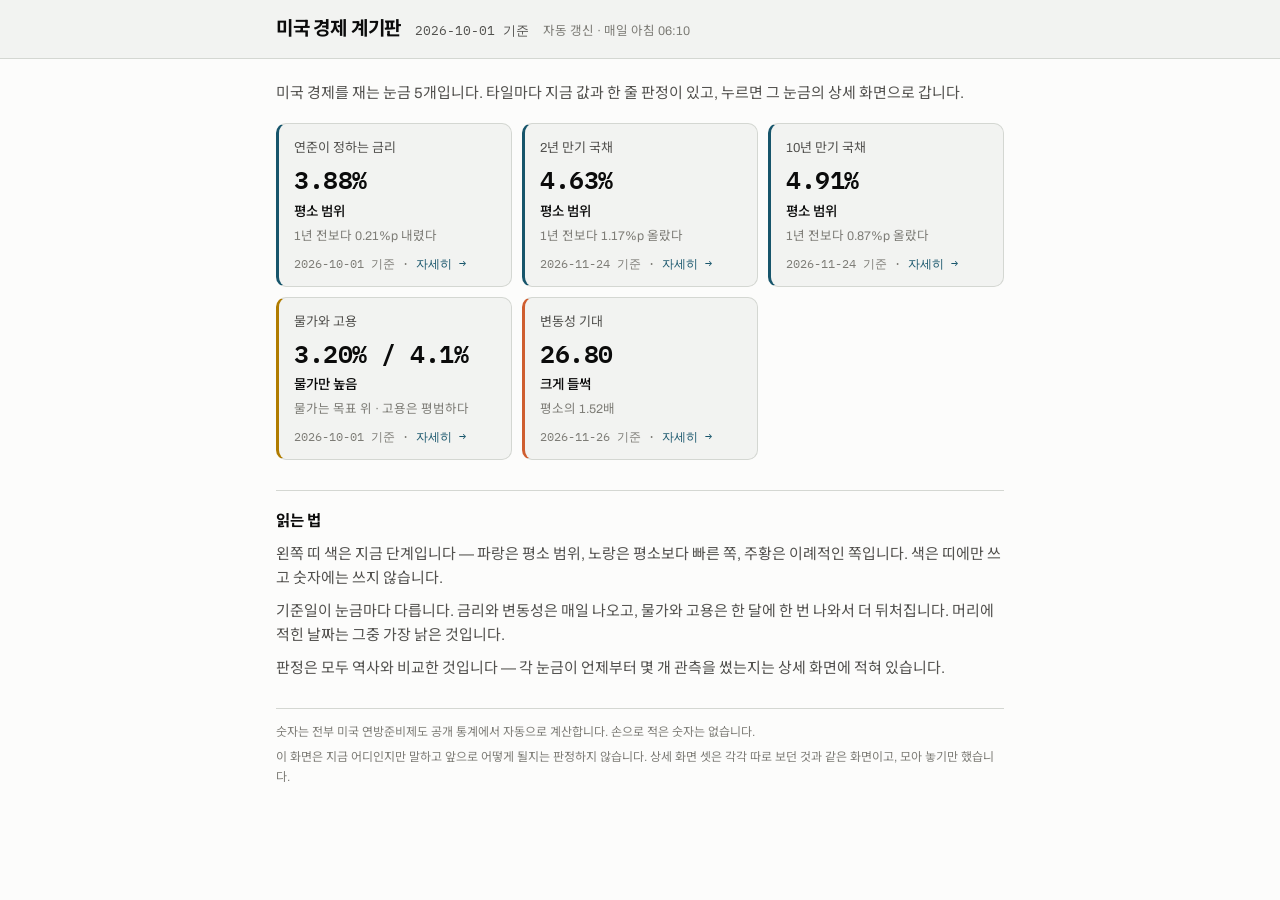
<file: index.html>
<!doctype html>
<html lang="ko">
<meta charset="utf-8">
<meta name="viewport" content="width=device-width, initial-scale=1">
<title>CashTiger 계기판</title>
<link rel="preconnect" href="https://fonts.googleapis.com">
<link rel="preconnect" href="https://fonts.gstatic.com" crossorigin>
<link rel="stylesheet" href="https://fonts.googleapis.com/css2?family=Archivo:wght@500;600;700&family=IBM+Plex+Mono:wght@400;500;600&family=Noto+Sans+KR:wght@400;500;700&display=swap">

<link rel="stylesheet" href="all.css">

<header class="top">
  <div class="top-in">
    <h1>미국 경제 계기판</h1>
    <span class="asof num" id="asof"></span>
    <!-- ⛔신선도는 글로 박지 않는다 — 발행본은 스냅샷이고 로컬판은 매일 갱신된다.
         파생물(all-data.js)의 FRESH 가 들고 온다. -->
    <span class="snapshot" id="fresh"></span>
  </div>
</header>

<div class="wrap">

  <p class="lede" id="lede"></p>

  <div class="tiles" id="tiles"></div>

  <section class="read">
    <h2 id="readTitle"></h2>
    <p id="read1"></p>
    <p id="read2"></p>
    <p id="read3"></p>
  </section>

  <footer class="foot">
    <p id="foot1"></p>
    <p id="foot2"></p>
  </footer>

</div>

<script src="all-data.js"></script>
<script src="all-view.js"></script>
</file>
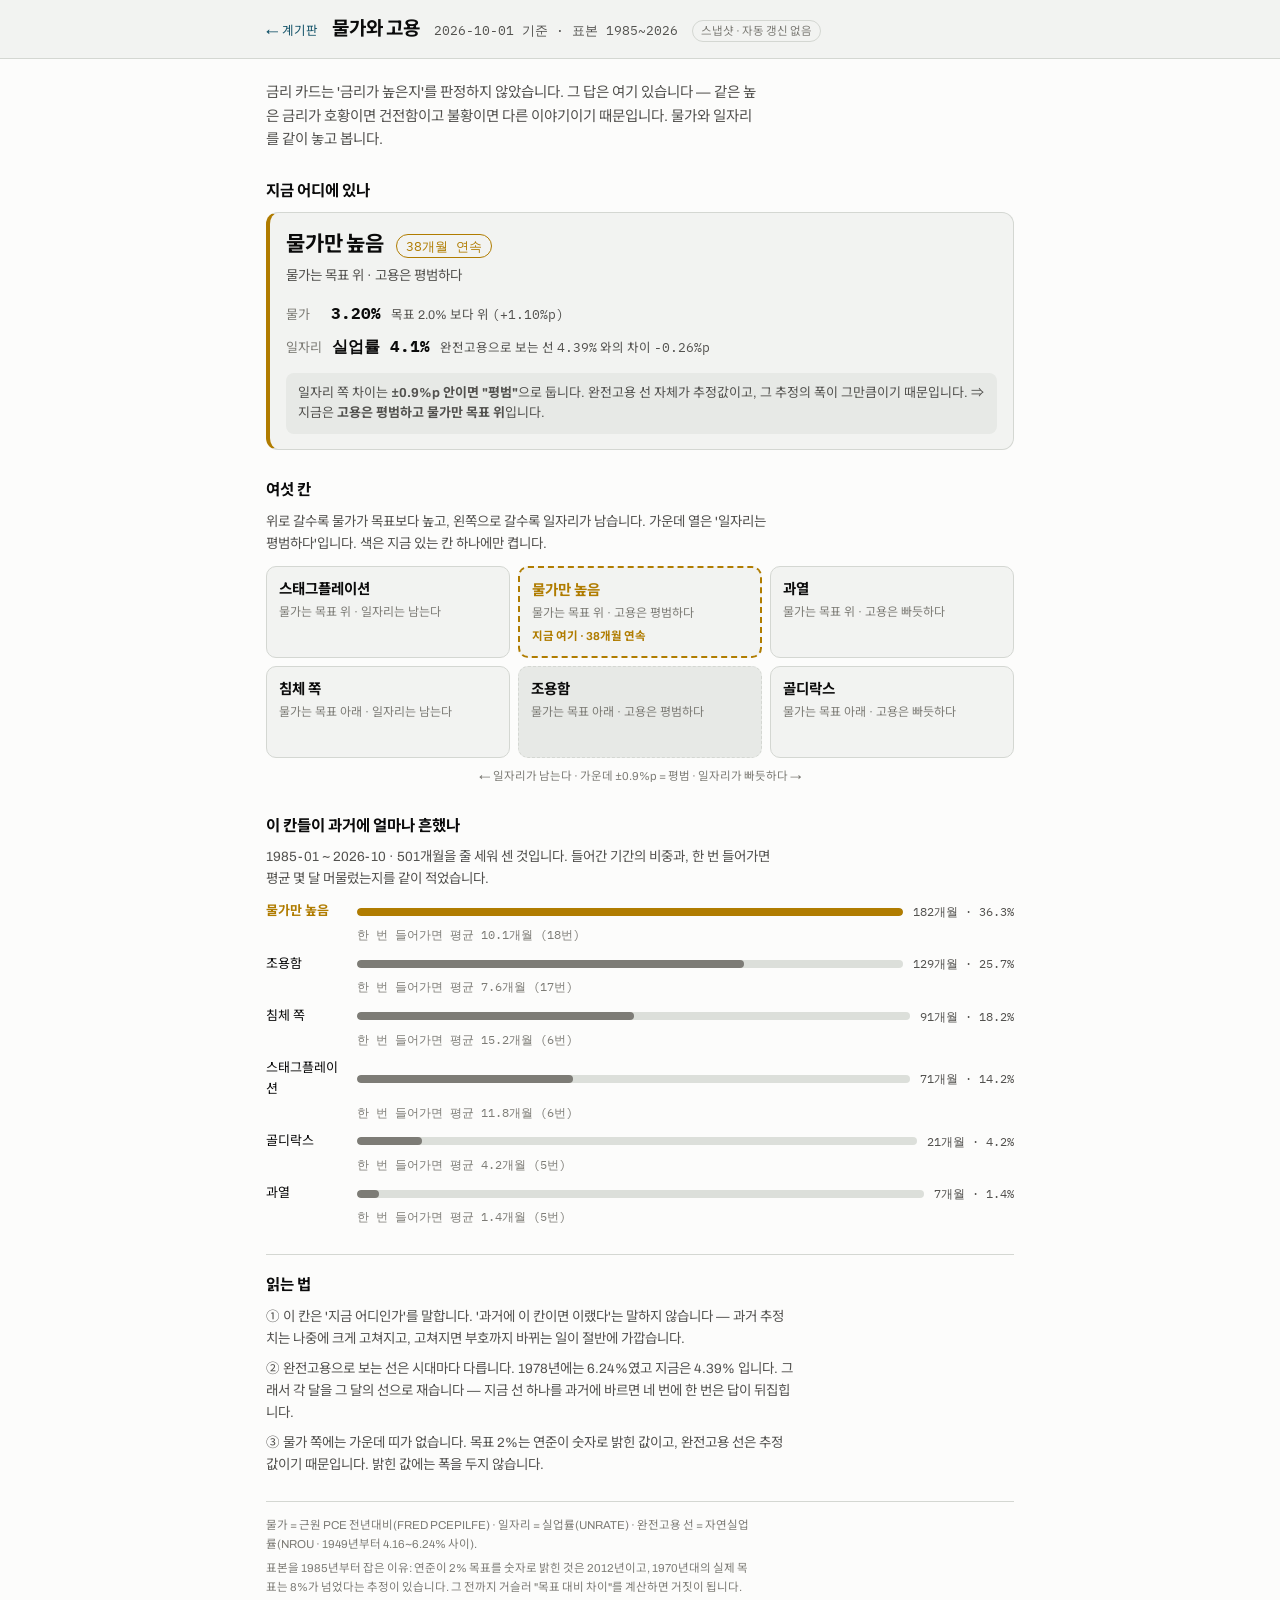
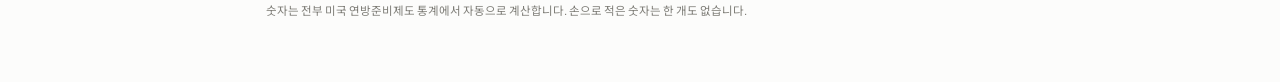
<file: b9.html>
<!doctype html>
<html lang="ko">
<meta charset="utf-8">
<meta name="viewport" content="width=device-width, initial-scale=1">
<title>물가와 고용</title>
<link rel="preconnect" href="https://fonts.googleapis.com">
<link rel="preconnect" href="https://fonts.gstatic.com" crossorigin>
<link rel="stylesheet" href="https://fonts.googleapis.com/css2?family=Archivo:wght@500;600;700&family=IBM+Plex+Mono:wght@400;500;600&family=Noto+Sans+KR:wght@400;500;700&display=swap">

<link rel="stylesheet" href="b9.css">

<header class="top">
  <div class="top-in">
    <a href="index.html" style="color:var(--accent);text-decoration:none;font-size:12.5px">← 계기판</a>
    <h1>물가와 고용</h1>
    <span class="asof num" id="asof"></span>
    <span class="snapshot">스냅샷 · 자동 갱신 없음</span>
  </div>
</header>

<div class="wrap">

  <p class="lede" id="lede"></p>

  <section class="now">
    <h2 id="nowTitle"></h2>
    <div class="now-box" id="nowBox"></div>
  </section>

  <section>
    <h2 id="gridTitle"></h2>
    <p class="sub" id="gridNote"></p>
    <div class="grid" id="grid"></div>
    <p class="axis" id="axisNote"></p>
  </section>

  <section>
    <h2 id="histTitle"></h2>
    <p class="sub" id="histNote"></p>
    <div class="hist" id="hist"></div>
  </section>

  <section class="read">
    <h2 id="readTitle"></h2>
    <p id="read1"></p>
    <p id="read2"></p>
    <p id="read3"></p>
  </section>

  <footer class="foot">
    <p id="foot1"></p>
    <p id="foot2"></p>
    <p id="foot3"></p>
  </footer>

</div>

<script src="b9-data.js"></script>
<script src="b9-view.js"></script>
</file>
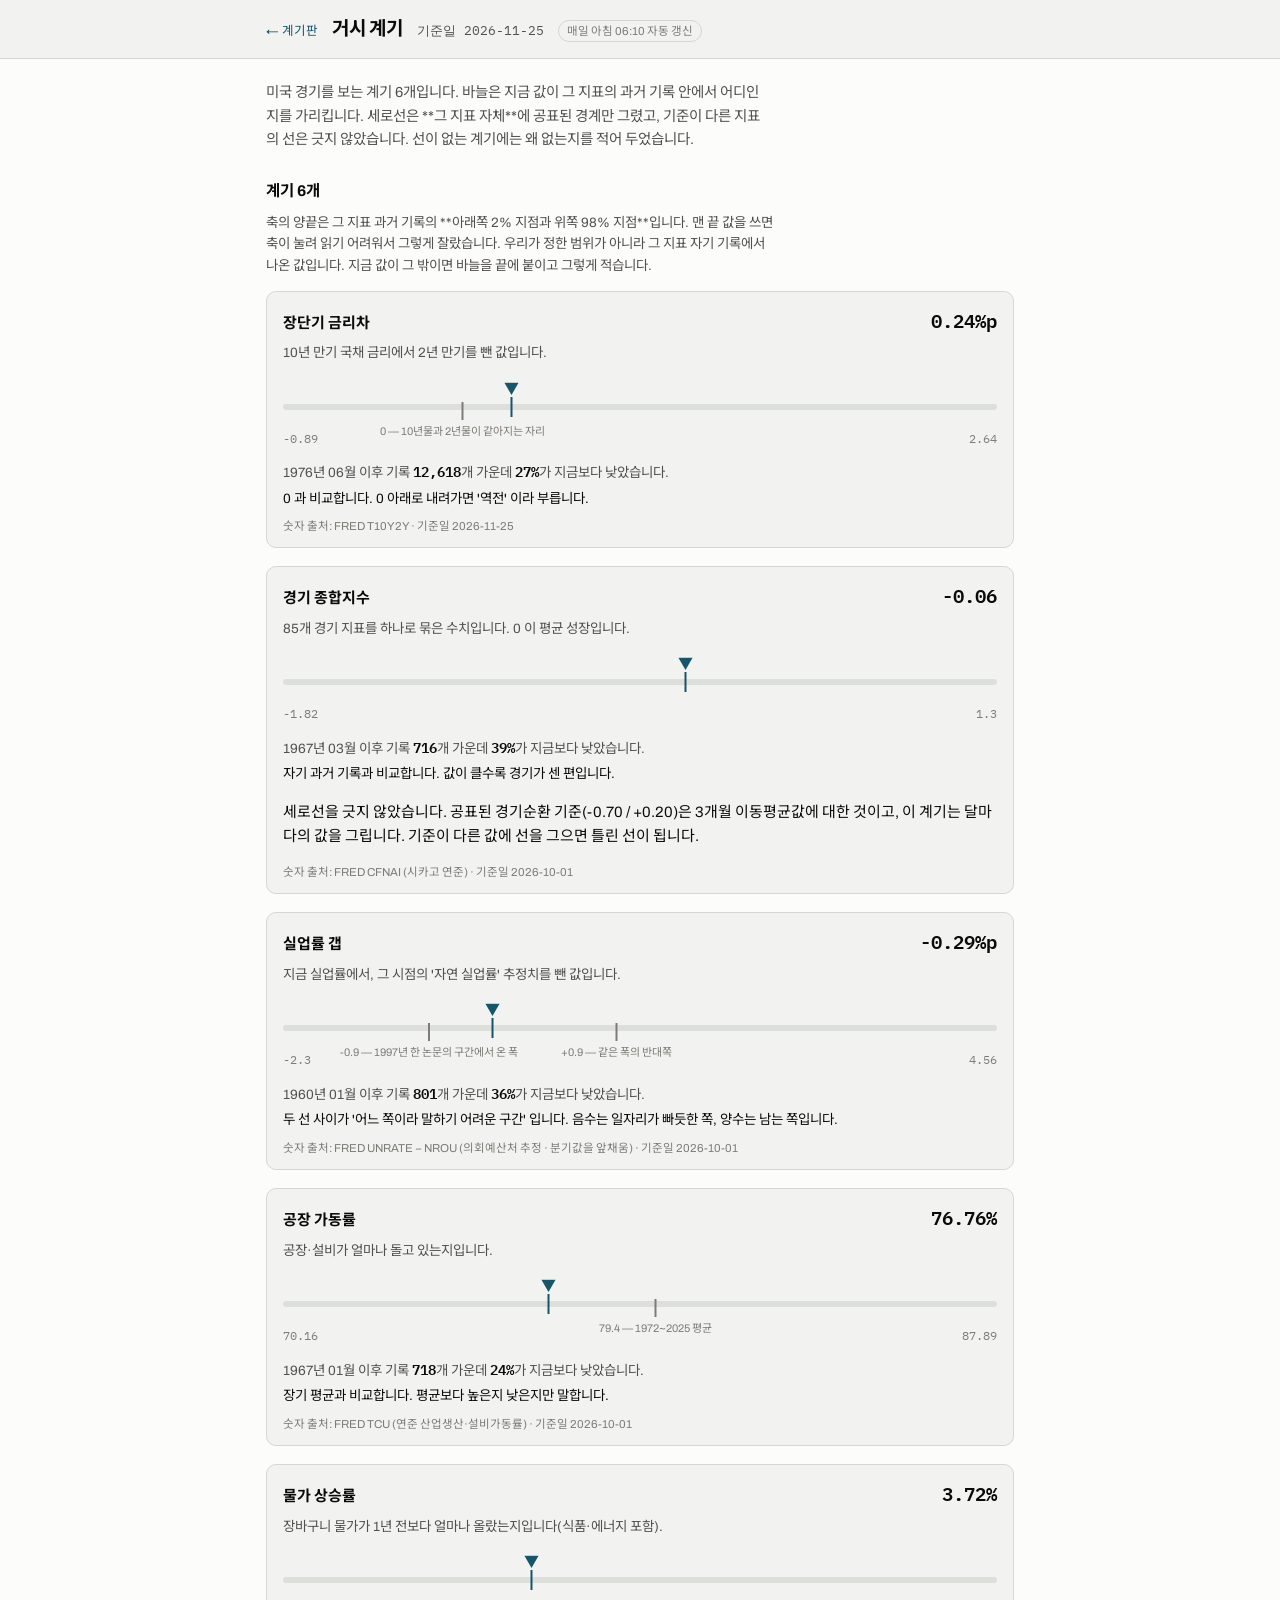
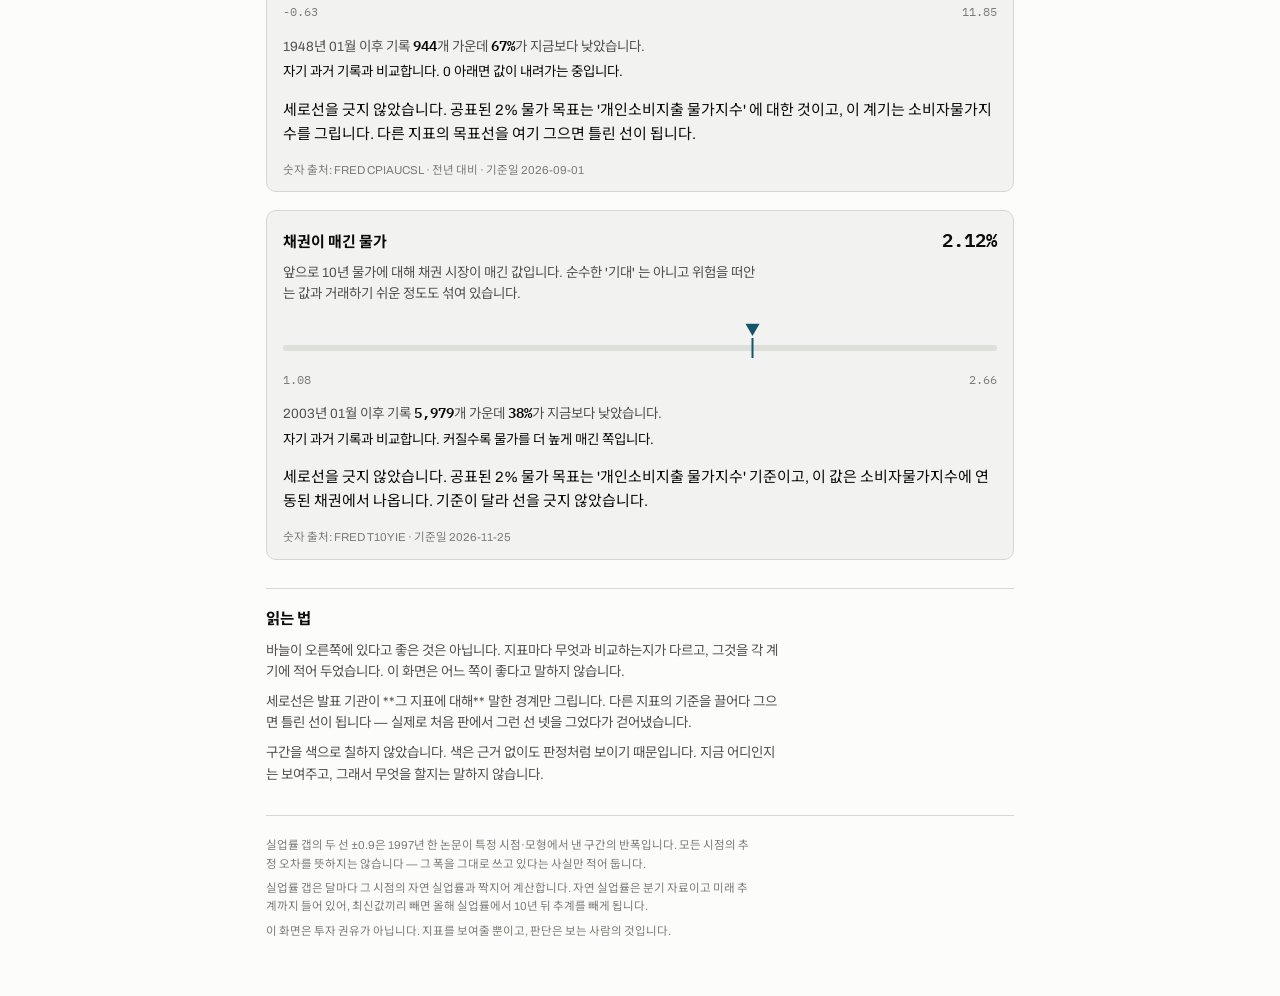
<file: gauge.html>
<!doctype html>
<html lang="ko">
<meta charset="utf-8">
<meta name="viewport" content="width=device-width, initial-scale=1">
<title>거시 계기</title>
<link rel="preconnect" href="https://fonts.googleapis.com">
<link rel="preconnect" href="https://fonts.gstatic.com" crossorigin>
<link rel="stylesheet" href="https://fonts.googleapis.com/css2?family=Archivo:wght@500;600;700&family=IBM+Plex+Mono:wght@400;500;600&family=Noto+Sans+KR:wght@400;500;700&display=swap">

<link rel="stylesheet" href="gauge.css">

<header class="top">
  <div class="top-in">
    <a href="index.html" style="color:var(--accent);text-decoration:none;font-size:12.5px">← 계기판</a>
    <h1>거시 계기</h1>
    <span class="asof num" id="asof"></span>
    <!-- ⛔"스냅샷 · 자동 갱신 없음" 을 쓰지 않는다 — artifact 시절 카드의 문구이고
         이 카드에는 **거짓이다**. 공개 Pages 로 매일 아침 다시 발행된다. -->
    <span class="snapshot" id="fresh"></span>
  </div>
</header>

<div class="wrap">

  <p class="lede" id="lede"></p>

  <section>
    <h2 id="gaugesTitle"></h2>
    <p class="sub" id="gaugesNote"></p>
    <div class="gauges" id="gauges"></div>
  </section>

  <section class="read">
    <h2 id="readTitle"></h2>
    <p id="read1"></p>
    <p id="read2"></p>
    <p id="read3"></p>
  </section>

  <footer class="foot">
    <p id="foot1"></p>
    <p id="foot2"></p>
    <p id="foot3"></p>
  </footer>

</div>

<script src="gauge-data.js"></script>
<script src="gauge-view.js"></script>
</file>
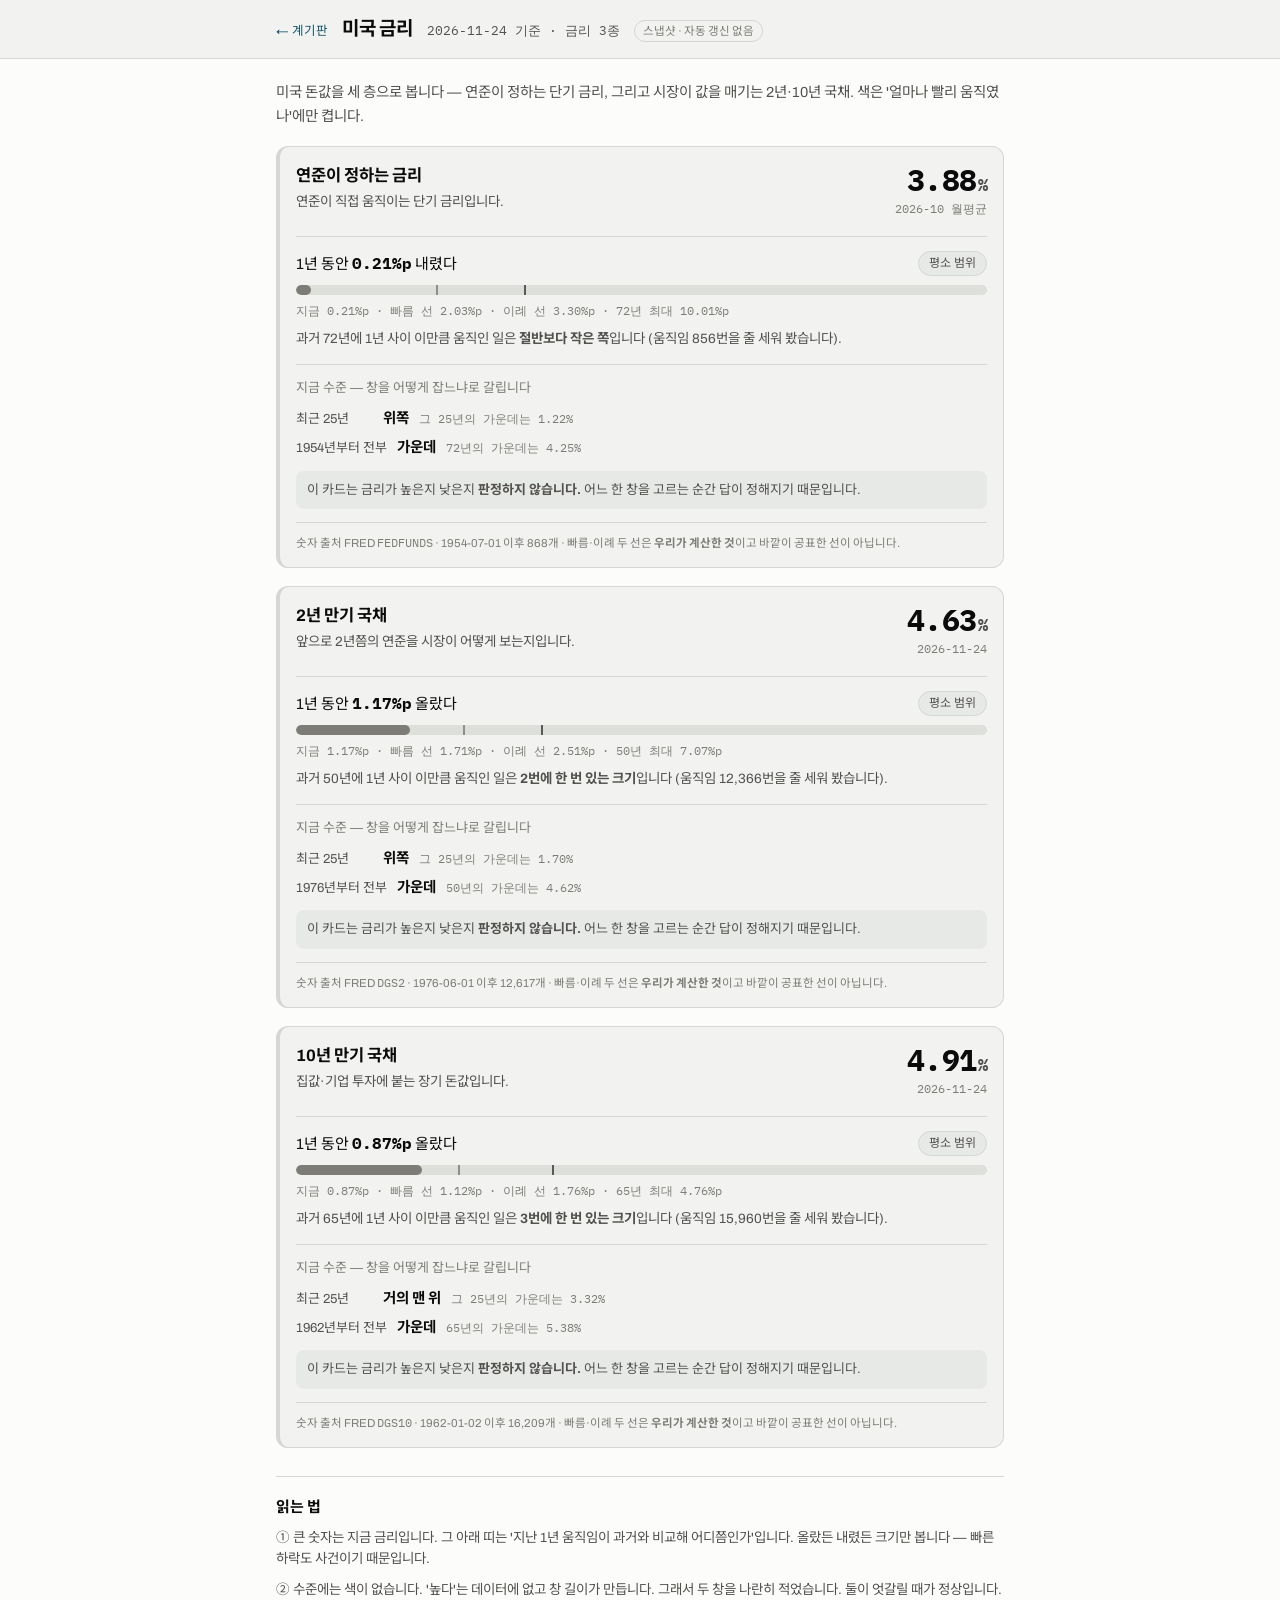
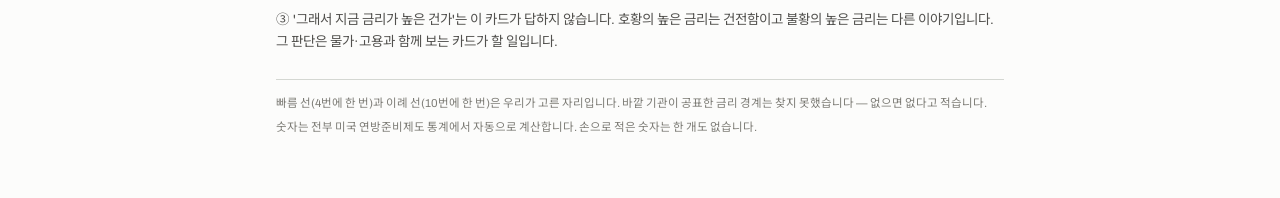
<file: rates.html>
<!doctype html>
<html lang="ko">
<meta charset="utf-8">
<meta name="viewport" content="width=device-width, initial-scale=1">
<title>CashTiger 금리</title>
<link rel="preconnect" href="https://fonts.googleapis.com">
<link rel="preconnect" href="https://fonts.gstatic.com" crossorigin>
<link rel="stylesheet" href="https://fonts.googleapis.com/css2?family=Archivo:wght@500;600;700&family=IBM+Plex+Mono:wght@400;500;600&family=Noto+Sans+KR:wght@400;500;700&display=swap">

<link rel="stylesheet" href="rates.css">

<header class="top">
  <div class="top-in">
    <a href="index.html" style="color:var(--accent);text-decoration:none;font-size:12.5px">← 계기판</a>
    <h1>미국 금리</h1>
    <span class="asof num" id="asof"></span>
    <span class="snapshot">스냅샷 · 자동 갱신 없음</span>
  </div>
</header>

<div class="wrap">

  <p class="lede" id="lede"></p>

  <div class="cards" id="cards"></div>

  <section class="read">
    <h2 id="readTitle"></h2>
    <p id="read1"></p>
    <p id="read2"></p>
    <p id="read3"></p>
  </section>

  <footer class="foot">
    <p id="foot1"></p>
    <p id="foot2"></p>
  </footer>

</div>

<script src="rates-data.js"></script>
<script src="rates-view.js"></script>
</file>
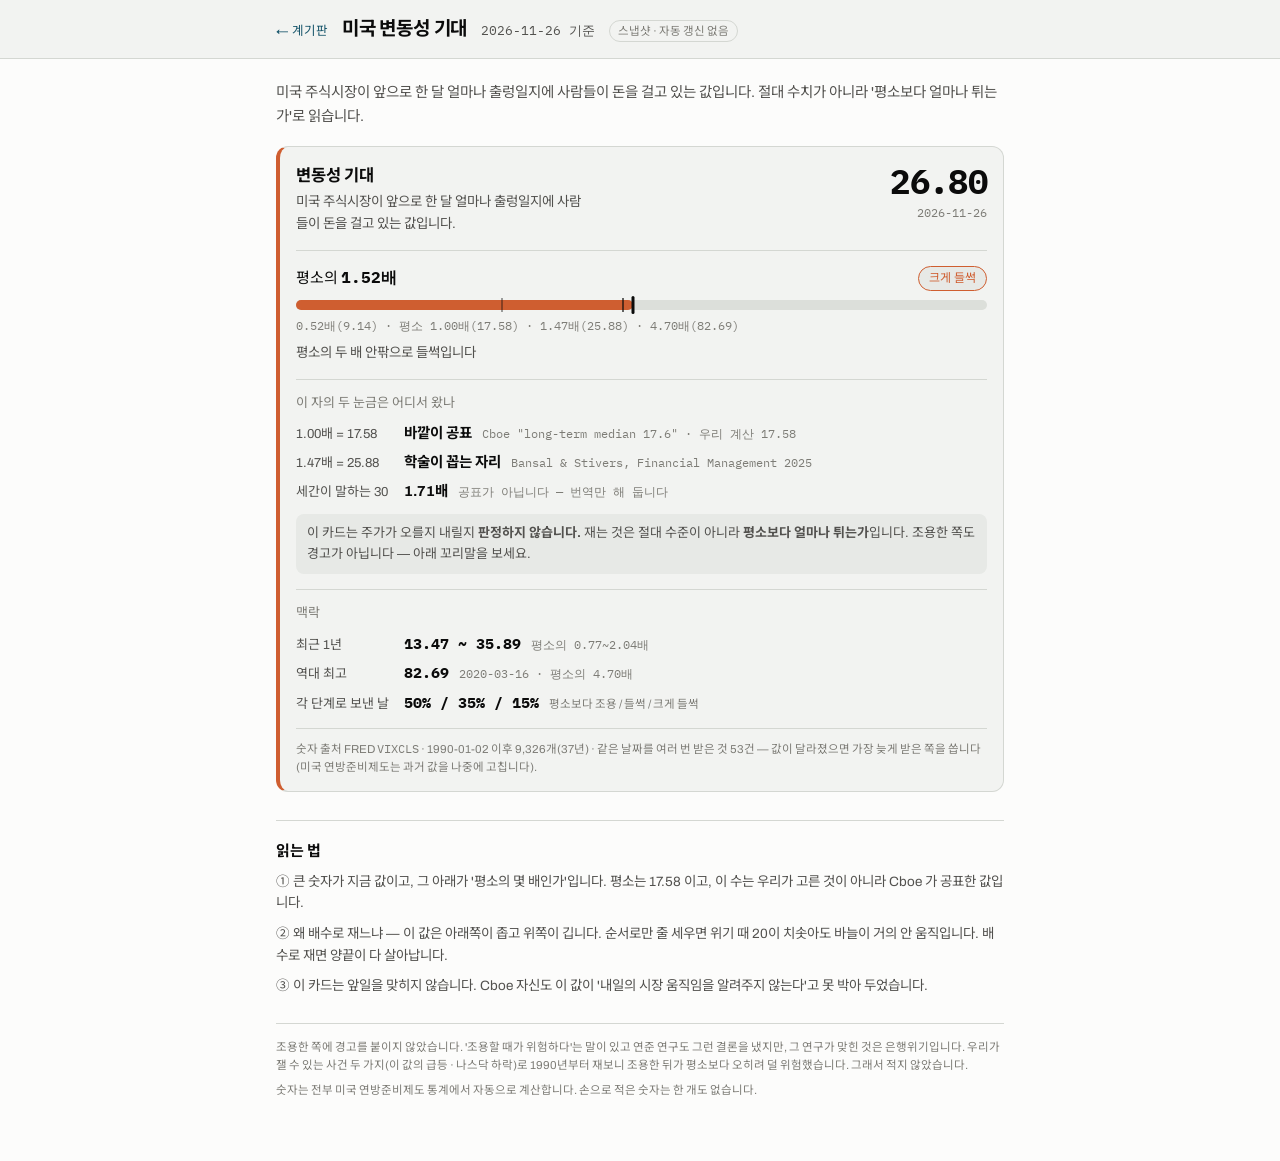
<file: vix.html>
<!doctype html>
<html lang="ko">
<meta charset="utf-8">
<meta name="viewport" content="width=device-width, initial-scale=1">
<title>CashTiger 변동성</title>
<link rel="preconnect" href="https://fonts.googleapis.com">
<link rel="preconnect" href="https://fonts.gstatic.com" crossorigin>
<link rel="stylesheet" href="https://fonts.googleapis.com/css2?family=Archivo:wght@500;600;700&family=IBM+Plex+Mono:wght@400;500;600&family=Noto+Sans+KR:wght@400;500;700&display=swap">

<link rel="stylesheet" href="vix.css">

<header class="top">
  <div class="top-in">
    <a href="index.html" style="color:var(--accent);text-decoration:none;font-size:12.5px">← 계기판</a>
    <h1>미국 변동성 기대</h1>
    <span class="asof num" id="asof"></span>
    <span class="snapshot">스냅샷 · 자동 갱신 없음</span>
  </div>
</header>

<div class="wrap">

  <p class="lede" id="lede"></p>

  <div class="cards" id="cards"></div>

  <section class="read">
    <h2 id="readTitle"></h2>
    <p id="read1"></p>
    <p id="read2"></p>
    <p id="read3"></p>
  </section>

  <footer class="foot">
    <p id="foot1"></p>
    <p id="foot2"></p>
  </footer>

</div>

<script src="vix-data.js"></script>
<script src="vix-view.js"></script>
</file>
<file: all.css>
/* 합친 계기판 메인 — 타일 다섯 장. 색 토큰은 카드 넷(macro.css·rates.css·b9.css·vix.css)과
   **같은 판**이다. ⚠️토큰이 갈리면 메인과 상세가 다른 색으로 보인다 ⇒
   `tests/test_unified_dashboard.py` 가 네 벌이 같은지 기계로 잰다. */
:root{
  --surface:#fcfcfb;
  --panel:#f2f3f1;
  --panel-2:#e7e9e6;
  --line:#d4d7d2;
  --ink:#0b0b0b;
  --ink-2:#52514e;
  --ink-3:#7d7c76;
  --accent:#17556b;
  --warning:#b07c00;
  --serious:#cf5e30;
  --track:#dcdfda;
  --font-ui:"Archivo","Noto Sans KR",system-ui,-apple-system,sans-serif;
  --font-num:"IBM Plex Mono",ui-monospace,SFMono-Regular,Menlo,monospace;
  color-scheme:light;
}
@media (prefers-color-scheme:dark){
  :root:not([data-theme="light"]){
    --surface:#1a1a19; --panel:#232322; --panel-2:#2c2c2a; --line:#3a3a37;
    --ink:#ffffff; --ink-2:#c3c2b7; --ink-3:#8f8e85;
    --accent:#5fb0cc; --track:#3a3a37;
    --warning:#d8a300; --serious:#e07a4a;
    color-scheme:dark;
  }
}
:root[data-theme="dark"]{
  --surface:#1a1a19; --panel:#232322; --panel-2:#2c2c2a; --line:#3a3a37;
  --ink:#ffffff; --ink-2:#c3c2b7; --ink-3:#8f8e85;
  --accent:#5fb0cc; --track:#3a3a37;
  --warning:#d8a300; --serious:#e07a4a;
  color-scheme:dark;
}

*{box-sizing:border-box}
body{background:var(--surface); color:var(--ink); margin:0;
  font-family:var(--font-ui); font-size:15px; line-height:1.6}
.num{font-family:var(--font-num); font-variant-numeric:tabular-nums}
.wrap{max-width:760px; margin:0 auto; padding:0 16px 56px}

.top{border-bottom:1px solid var(--line); background:var(--panel)}
.top-in{max-width:760px; margin:0 auto; padding:14px 16px;
  display:flex; flex-wrap:wrap; gap:6px 14px; align-items:baseline}
.top h1{font-size:19px; margin:0; letter-spacing:-.01em}
.asof{font-size:12.5px; color:var(--ink-2)}
.snapshot{font-size:12.5px; color:var(--ink-3)}

.lede{color:var(--ink-2); margin:22px 0 18px; font-size:15px}

/* ⭐타일은 **값 단위**다 — 카드 단위로 묶으면 셋 중 하나만 빠른 쪽인 것이 안 보인다. */
.tiles{display:grid; gap:10px; grid-template-columns:repeat(auto-fit,minmax(222px,1fr))}
.tile{display:block; text-decoration:none; color:inherit;
  background:var(--panel); border:1px solid var(--line); border-radius:10px;
  padding:14px 15px 13px; border-left:3px solid var(--track)}
.tile:hover{background:var(--panel-2)}
.tile:focus-visible{outline:2px solid var(--accent); outline-offset:2px}
.t-name{font-size:13px; color:var(--ink-2); margin:0 0 6px}
.t-value{display:block; font-size:25px; font-weight:600; letter-spacing:-.02em; line-height:1.15}
.t-verdict{display:block; margin-top:7px; font-size:13.5px; font-weight:500}
.t-note{display:block; margin-top:3px; font-size:12.5px; color:var(--ink-3)}
.t-at{display:block; margin-top:8px; font-size:11.5px; color:var(--ink-3)}
.t-go{font-size:12px; color:var(--accent)}

/* ⛔한 타일에 색은 하나다 — 왼쪽 띠에만 쓴다. 평온한 단계에도 **항상 켠다**
   ("위험할 때만 켠다"로 만들었더니 7일 중 6일이 무색이었다 · VIX 카드 실측). */
.tile.b-calm,.tile.b-quiet{border-left-color:var(--accent)}
.tile.b-brisk,.tile.b-choppy{border-left-color:var(--warning)}
.tile.b-fast,.tile.b-stormy{border-left-color:var(--serious)}
.tile.b-b9-cool_neutral,.tile.b-b9-cool_tight{border-left-color:var(--accent)}
.tile.b-b9-hot_neutral{border-left-color:var(--warning)}
.tile.b-b9-hot_tight,.tile.b-b9-hot_slack,.tile.b-b9-cool_slack{border-left-color:var(--serious)}

.read{margin-top:30px; border-top:1px solid var(--line); padding-top:18px}
.read h2{font-size:15.5px; margin:0 0 8px}
.read p{color:var(--ink-2); margin:0 0 9px}

.foot{margin-top:28px; border-top:1px solid var(--line); padding-top:14px}
.foot p{font-size:12px; color:var(--ink-3); margin:0 0 6px}
</file>
<file: b9.css>
/* 물가×고용 격자 — 색 토큰은 거시 계기판·금리 카드와 같은 판을 쓴다. */
:root{
  --surface:#fcfcfb; --panel:#f2f3f1; --panel-2:#e7e9e6; --line:#d4d7d2;
  --ink:#0b0b0b; --ink-2:#52514e; --ink-3:#7d7c76;
  --accent:#17556b; --warning:#b07c00; --track:#dcdfda;
  --font-ui:"Archivo","Noto Sans KR",system-ui,-apple-system,sans-serif;
  --font-num:"IBM Plex Mono",ui-monospace,SFMono-Regular,Menlo,monospace;
  color-scheme:light;
}
@media (prefers-color-scheme:dark){
  :root:not([data-theme="light"]){
    --surface:#1a1a19; --panel:#232322; --panel-2:#2c2c2a; --line:#3a3a37;
    --ink:#ffffff; --ink-2:#c3c2b7; --ink-3:#8f8e85;
    --accent:#5fb0cc; --warning:#d8a300; --track:#3a3a37;
    color-scheme:dark;
  }
}
:root[data-theme="dark"]{
  --surface:#1a1a19; --panel:#232322; --panel-2:#2c2c2a; --line:#3a3a37;
  --ink:#ffffff; --ink-2:#c3c2b7; --ink-3:#8f8e85;
  --accent:#5fb0cc; --warning:#d8a300; --track:#3a3a37;
  color-scheme:dark;
}

*{box-sizing:border-box}
body{background:var(--surface); color:var(--ink); margin:0;
  font-family:var(--font-ui); font-size:15px; line-height:1.6}
.num{font-family:var(--font-num); font-variant-numeric:tabular-nums}
.wrap{max-width:780px; margin:0 auto; padding:0 16px 56px}

.top{border-bottom:1px solid var(--line); background:var(--panel)}
.top-in{max-width:780px; margin:0 auto; padding:14px 16px;
  display:flex; flex-wrap:wrap; gap:6px 14px; align-items:baseline}
.top h1{font-size:19px; margin:0; letter-spacing:-.01em}
.asof{font-size:12.5px; color:var(--ink-2)}
.snapshot{font-size:11.5px; color:var(--ink-3); border:1px solid var(--line);
  border-radius:999px; padding:1px 8px}

.lede{color:var(--ink-2); font-size:14.5px; margin:22px 0 0; max-width:62ch}
section{margin-top:28px}
h2{font-size:15.5px; margin:0 0 8px}
.sub{margin:0 0 12px; font-size:13.5px; color:var(--ink-2); max-width:64ch}

/* 지금 상자 */
.now-box{border:1px solid var(--line); border-left:4px solid var(--warning);
  border-radius:12px; background:var(--panel); padding:15px 16px}
.now-head{display:flex; flex-wrap:wrap; gap:6px 12px; align-items:baseline; margin:0}
.now-head strong{font-size:21px; letter-spacing:-.01em}
.now-run{font-size:12.5px; color:var(--warning); border:1px solid var(--warning);
  border-radius:999px; padding:1px 9px}
.now-why{margin:4px 0 0; color:var(--ink-2); font-size:13.5px}
.now-nums{list-style:none; margin:14px 0 0; padding:0; display:flex;
  flex-direction:column; gap:8px}
.now-nums li{display:flex; flex-wrap:wrap; gap:2px 10px; align-items:baseline}
.now-nums .k{min-width:5ch; font-size:13px; color:var(--ink-3)}
.now-nums .v{font-weight:700; font-size:15.5px}
.now-nums .m{font-size:12.5px; color:var(--ink-2)}
.now-band{margin:14px 0 0; font-size:13px; color:var(--ink-2);
  background:var(--panel-2); border-radius:8px; padding:10px 12px}

/* 2×3 격자 — 가운데 열이 중립 띠 */
.grid{display:grid; grid-template-columns:1fr 1fr 1fr; gap:8px}
.cell{border:1px solid var(--line); border-radius:10px; background:var(--panel);
  padding:11px 12px; min-height:92px; display:flex; flex-direction:column; gap:3px}
.cell strong{font-size:14.5px}
.cell-why{font-size:12px; color:var(--ink-3); line-height:1.45}
.cell.mid{background:var(--panel-2); border-style:dashed}
.cell.on{border-color:var(--warning); border-width:2px; background:var(--panel)}
.cell.on strong{color:var(--warning)}
.cell-here{margin-top:auto; font-size:11.5px; color:var(--warning); font-weight:700}
.axis{margin:9px 0 0; font-size:11.5px; color:var(--ink-3); text-align:center}

/* 역사 비중 */
.hist{display:flex; flex-direction:column; gap:9px}
.row{display:grid; grid-template-columns:9ch 1fr auto; gap:4px 10px;
  align-items:center}
.row.on .r-name{color:var(--warning); font-weight:700}
.r-name{font-size:13px}
.r-bar{height:8px; border-radius:999px; background:var(--track); overflow:hidden}
.r-bar span{display:block; height:100%; background:var(--ink-3); border-radius:999px}
.row.on .r-bar span{background:var(--warning)}
.r-num{font-size:12px; color:var(--ink-2); white-space:nowrap}
.r-run{grid-column:2 / -1; font-size:11.5px; color:var(--ink-3)}

.read{border-top:1px solid var(--line); padding-top:18px}
.read p{margin:0 0 9px; font-size:13.5px; color:var(--ink-2); max-width:66ch}
.foot{margin-top:26px; padding-top:14px; border-top:1px solid var(--line)}
.foot p{margin:0 0 6px; font-size:11.5px; color:var(--ink-3); max-width:70ch}

@media (max-width:620px){
  .grid{grid-template-columns:1fr}
  .cell{min-height:0}
  .cell.mid{border-style:solid}
  .row{grid-template-columns:1fr auto}
  .r-bar{grid-column:1 / -1}
  .r-run{grid-column:1 / -1}
}
</file>
<file: gauge.css>
/* 거시 계기 넷 — 색 토큰은 거시 계기판·금리 카드·격자와 같은 판을 쓴다.
 *
 * ⛔구간을 색으로 칠하지 않는다(레드존 금지). 트랙은 한 색이고, 뜻은 세로선과 글이 말한다.
 * ⛔--good/--warning/--serious/--critical 를 쓰지 않는다 — 렌더 게이트가 막는다.
 * ⭐바늘은 세로로 눕힌 계기다. 가로축이라 좁은 화면에서도 안 찌그러진다.
 */
:root{
  --surface:#fcfcfb; --panel:#f2f3f1; --panel-2:#e7e9e6; --line:#d4d7d2;
  --ink:#0b0b0b; --ink-2:#52514e; --ink-3:#7d7c76;
  --accent:#17556b; --track:#dcdfda;
  --font-ui:"Archivo","Noto Sans KR",system-ui,-apple-system,sans-serif;
  --font-num:"IBM Plex Mono",ui-monospace,SFMono-Regular,Menlo,monospace;
  color-scheme:light;
}
@media (prefers-color-scheme:dark){
  :root:not([data-theme="light"]){
    --surface:#1a1a19; --panel:#232322; --panel-2:#2c2c2a; --line:#3a3a37;
    --ink:#ffffff; --ink-2:#c3c2b7; --ink-3:#8f8e85;
    --accent:#5fb0cc; --track:#3a3a37;
    color-scheme:dark;
  }
}
:root[data-theme="dark"]{
  --surface:#1a1a19; --panel:#232322; --panel-2:#2c2c2a; --line:#3a3a37;
  --ink:#ffffff; --ink-2:#c3c2b7; --ink-3:#8f8e85;
  --accent:#5fb0cc; --track:#3a3a37;
  color-scheme:dark;
}

*{box-sizing:border-box}
body{background:var(--surface); color:var(--ink); margin:0;
  font-family:var(--font-ui); font-size:15px; line-height:1.6}
.num{font-family:var(--font-num); font-variant-numeric:tabular-nums}
.wrap{max-width:780px; margin:0 auto; padding:0 16px 56px}

.top{border-bottom:1px solid var(--line); background:var(--panel)}
.top-in{max-width:780px; margin:0 auto; padding:14px 16px;
  display:flex; flex-wrap:wrap; gap:6px 14px; align-items:baseline}
.top h1{font-size:19px; margin:0; letter-spacing:-.01em}
.asof{font-size:12.5px; color:var(--ink-2)}
.snapshot{font-size:11.5px; color:var(--ink-3); border:1px solid var(--line);
  border-radius:999px; padding:1px 8px}

.lede{color:var(--ink-2); font-size:14.5px; margin:22px 0 0; max-width:62ch}
section{margin-top:28px}
h2{font-size:15.5px; margin:0 0 8px}
.sub{margin:0 0 14px; font-size:13.5px; color:var(--ink-2); max-width:64ch}

/* ── 계기 하나 ───────────────────────────────────────────── */
.gauges{display:grid; gap:18px}
.g{border:1px solid var(--line); border-radius:10px; background:var(--panel);
  padding:14px 16px 12px}
.g-head{display:flex; flex-wrap:wrap; gap:4px 12px; align-items:baseline;
  justify-content:space-between}
.g-head h3{font-size:15px; margin:0}
.g-value{font-size:19px; font-weight:600}
.g-blurb{margin:6px 0 0; font-size:13.5px; color:var(--ink-2); max-width:60ch}

/* 축 — 바늘·트랙·세로선이 같은 좌표계를 쓴다(left: %). */
.g-scale{position:relative; height:46px; margin:18px 0 0}
.g-track{position:absolute; left:0; right:0; top:22px; height:6px;
  background:var(--track); border-radius:3px}
.g-needle{position:absolute; top:0; transform:translateX(-50%); z-index:2}
.g-needle-mark{display:block; color:var(--accent); font-size:15px; line-height:1}
.g-needle::after{content:""; display:block; width:2px; height:20px;
  margin:0 auto; background:var(--accent)}

.g-mark{position:absolute; top:20px; transform:translateX(-50%);
  display:flex; flex-direction:column; align-items:center; z-index:1}
.g-mark-tick{display:block; width:2px; height:18px; background:var(--ink-3)}
.g-mark-label{margin-top:3px; font-size:11px; color:var(--ink-3);
  white-space:nowrap}

.g-ends{display:flex; justify-content:space-between; margin-top:2px;
  font-size:11.5px; color:var(--ink-3)}
.g-where{margin:12px 0 0; font-size:13.5px; color:var(--ink-2)}
.g-where strong{font-family:var(--font-num); font-weight:600; color:var(--ink)}
.g-reading{margin:4px 0 0; font-size:13.5px}
.g-src{margin:8px 0 0; font-size:11.5px; color:var(--ink-3)}

/* ── 읽는 법 · 꼬리말 ────────────────────────────────────── */
.read{border-top:1px solid var(--line); padding-top:18px}
.read p{margin:8px 0 0; font-size:13.5px; color:var(--ink-2); max-width:64ch}
.foot{margin-top:30px; border-top:1px solid var(--line); padding-top:14px}
.foot p{margin:6px 0 0; font-size:11.5px; color:var(--ink-3); max-width:70ch}

/* 좁은 화면 — 세로선 글자가 겹치면 읽히지 않으니 줄인다. */
@media (max-width:520px){
  .g-mark-label{font-size:10px}
  .g-scale{height:52px}
}
</file>
<file: rates.css>
/* 금리 카드 — 한 열. 색 토큰은 거시 계기판(macro.css)과 같은 판을 쓴다. */
:root{
  --surface:#fcfcfb;
  --panel:#f2f3f1;
  --panel-2:#e7e9e6;
  --line:#d4d7d2;
  --ink:#0b0b0b;
  --ink-2:#52514e;
  --ink-3:#7d7c76;
  --accent:#17556b;
  --warning:#b07c00;
  --serious:#cf5e30;
  --track:#dcdfda;
  --font-ui:"Archivo","Noto Sans KR",system-ui,-apple-system,sans-serif;
  --font-num:"IBM Plex Mono",ui-monospace,SFMono-Regular,Menlo,monospace;
  color-scheme:light;
}
@media (prefers-color-scheme:dark){
  :root:not([data-theme="light"]){
    --surface:#1a1a19; --panel:#232322; --panel-2:#2c2c2a; --line:#3a3a37;
    --ink:#ffffff; --ink-2:#c3c2b7; --ink-3:#8f8e85;
    --accent:#5fb0cc; --track:#3a3a37;
    --warning:#d8a300; --serious:#e07a4a;
    color-scheme:dark;
  }
}
:root[data-theme="dark"]{
  --surface:#1a1a19; --panel:#232322; --panel-2:#2c2c2a; --line:#3a3a37;
  --ink:#ffffff; --ink-2:#c3c2b7; --ink-3:#8f8e85;
  --accent:#5fb0cc; --track:#3a3a37;
  --warning:#d8a300; --serious:#e07a4a;
  color-scheme:dark;
}

*{box-sizing:border-box}
body{background:var(--surface); color:var(--ink); margin:0;
  font-family:var(--font-ui); font-size:15px; line-height:1.6}
.num{font-family:var(--font-num); font-variant-numeric:tabular-nums}
.wrap{max-width:760px; margin:0 auto; padding:0 16px 56px}

.top{border-bottom:1px solid var(--line); background:var(--panel)}
.top-in{max-width:760px; margin:0 auto; padding:14px 16px;
  display:flex; flex-wrap:wrap; gap:6px 14px; align-items:baseline}
.top h1{font-size:19px; margin:0; letter-spacing:-.01em}
.asof{font-size:12.5px; color:var(--ink-2)}
.snapshot{font-size:11.5px; color:var(--ink-3); border:1px solid var(--line);
  border-radius:999px; padding:1px 8px}

.lede{color:var(--ink-2); font-size:14.5px; margin:22px 0 4px}
.cards{display:flex; flex-direction:column; gap:18px; margin:18px 0 28px}

.c{border:1px solid var(--line); border-radius:12px; background:var(--panel);
  padding:16px 16px 14px; border-left-width:4px; border-left-color:var(--line)}
.c-brisk{border-left-color:var(--warning)}
.c-fast{border-left-color:var(--serious)}

.c-h{display:flex; flex-wrap:wrap; gap:10px 16px; align-items:flex-start;
  justify-content:space-between}
.c-h h3{margin:0; font-size:16.5px}
.c-blurb{margin:2px 0 0; color:var(--ink-2); font-size:13.5px; max-width:36ch}
.c-now{text-align:right; flex:0 0 auto}
.c-now strong{display:block; font-size:30px; line-height:1.1; letter-spacing:-.02em}
.c-now .pc{font-size:17px; color:var(--ink-2); margin-left:1px}
.c-at{font-size:11.5px; color:var(--ink-3)}

.c-move{margin-top:16px; padding-top:14px; border-top:1px solid var(--line)}
.c-move-h{display:flex; flex-wrap:wrap; gap:6px 12px; align-items:center;
  justify-content:space-between; margin:0 0 9px}
.c-move-h strong{font-size:16px}
.tag{font-size:12px; border-radius:999px; padding:2px 10px;
  border:1px solid var(--line); color:var(--ink-2); background:var(--panel-2)}
.c-brisk .tag{border-color:var(--warning); color:var(--warning)}
.c-fast .tag{border-color:var(--serious); color:var(--serious)}

.bar{position:relative; height:10px; border-radius:999px; background:var(--track);
  overflow:hidden}
.bar-fill{position:absolute; inset:0 auto 0 0; background:var(--ink-3); border-radius:999px}
.c-brisk .bar-fill{background:var(--warning)}
.c-fast .bar-fill{background:var(--serious)}
.bar-cut{position:absolute; top:-2px; bottom:-2px; width:2px; background:var(--ink);
  opacity:.38}
.bar-cut-2{opacity:.62}

.c-scale{margin:7px 0 0; font-size:11.5px; color:var(--ink-3)}
.c-why{margin:7px 0 0; font-size:13.5px; color:var(--ink-2)}

.c-level{margin-top:15px; padding-top:13px; border-top:1px solid var(--line)}
.c-level-h{margin:0 0 8px; font-size:13px; color:var(--ink-3)}
.c-level ul{list-style:none; margin:0; padding:0; display:flex;
  flex-direction:column; gap:6px}
.c-level li{display:flex; flex-wrap:wrap; gap:3px 10px; align-items:baseline}
.c-level .w{min-width:11ch; font-size:13px; color:var(--ink-2)}
.c-level .v{font-weight:700; font-size:14.5px}
.c-level .m{font-size:11.5px; color:var(--ink-3)}
.c-nojudge{margin:11px 0 0; font-size:13px; color:var(--ink-2);
  background:var(--panel-2); border-radius:8px; padding:9px 11px}

.c-src{margin:13px 0 0; padding-top:11px; border-top:1px solid var(--line);
  font-size:11.5px; color:var(--ink-3)}

.read{border-top:1px solid var(--line); padding-top:18px}
.read h2{font-size:15px; margin:0 0 8px}
.read p{margin:0 0 9px; font-size:13.5px; color:var(--ink-2)}
.foot{margin-top:26px; padding-top:14px; border-top:1px solid var(--line)}
.foot p{margin:0 0 6px; font-size:11.5px; color:var(--ink-3)}

@media (max-width:560px){
  .c-h{flex-direction:column}
  .c-now{text-align:left}
  .c-level .w{min-width:0}
}
</file>
<file: vix.css>
/* VIX 카드 — 한 장. 색 토큰은 거시 계기판(macro.css)과 같은 판을 쓴다. */
:root{
  --surface:#fcfcfb;
  --panel:#f2f3f1;
  --panel-2:#e7e9e6;
  --line:#d4d7d2;
  --ink:#0b0b0b;
  --ink-2:#52514e;
  --ink-3:#7d7c76;
  --accent:#17556b;
  --warning:#b07c00;
  --serious:#cf5e30;
  --track:#dcdfda;
  --font-ui:"Archivo","Noto Sans KR",system-ui,-apple-system,sans-serif;
  --font-num:"IBM Plex Mono",ui-monospace,SFMono-Regular,Menlo,monospace;
  color-scheme:light;
}
@media (prefers-color-scheme:dark){
  :root:not([data-theme="light"]){
    --surface:#1a1a19; --panel:#232322; --panel-2:#2c2c2a; --line:#3a3a37;
    --ink:#ffffff; --ink-2:#c3c2b7; --ink-3:#8f8e85;
    --accent:#5fb0cc; --track:#3a3a37;
    --warning:#d8a300; --serious:#e07a4a;
    color-scheme:dark;
  }
}
:root[data-theme="dark"]{
  --surface:#1a1a19; --panel:#232322; --panel-2:#2c2c2a; --line:#3a3a37;
  --ink:#ffffff; --ink-2:#c3c2b7; --ink-3:#8f8e85;
  --accent:#5fb0cc; --track:#3a3a37;
  --warning:#d8a300; --serious:#e07a4a;
  color-scheme:dark;
}

*{box-sizing:border-box}
body{background:var(--surface); color:var(--ink); margin:0;
  font-family:var(--font-ui); font-size:15px; line-height:1.6}
.num{font-family:var(--font-num); font-variant-numeric:tabular-nums}
.wrap{max-width:760px; margin:0 auto; padding:0 16px 56px}

.top{border-bottom:1px solid var(--line); background:var(--panel)}
.top-in{max-width:760px; margin:0 auto; padding:14px 16px;
  display:flex; flex-wrap:wrap; gap:6px 14px; align-items:baseline}
.top h1{font-size:19px; margin:0; letter-spacing:-.01em}
.asof{font-size:12.5px; color:var(--ink-2)}
.snapshot{font-size:11.5px; color:var(--ink-3); border:1px solid var(--line);
  border-radius:999px; padding:1px 8px}

.lede{color:var(--ink-2); font-size:14.5px; margin:22px 0 4px}
.cards{display:flex; flex-direction:column; gap:18px; margin:18px 0 28px}

.c{border:1px solid var(--line); border-radius:12px; background:var(--panel);
  padding:16px 16px 14px; border-left-width:4px; border-left-color:var(--line)}
.c-choppy{border-left-color:var(--warning)}
.c-stormy{border-left-color:var(--serious)}

.c-h{display:flex; flex-wrap:wrap; gap:10px 16px; align-items:flex-start;
  justify-content:space-between}
.c-h h3{margin:0; font-size:16.5px}
.c-blurb{margin:2px 0 0; color:var(--ink-2); font-size:13.5px; max-width:36ch}
.c-now{text-align:right; flex:0 0 auto}
.c-now strong{display:block; font-size:30px; line-height:1.1; letter-spacing:-.02em}
.c-now .pc{font-size:17px; color:var(--ink-2); margin-left:1px}
.c-at{font-size:11.5px; color:var(--ink-3)}

.c-move{margin-top:16px; padding-top:14px; border-top:1px solid var(--line)}
.c-move-h{display:flex; flex-wrap:wrap; gap:6px 12px; align-items:center;
  justify-content:space-between; margin:0 0 9px}
.c-move-h strong{font-size:16px}
.tag{font-size:12px; border-radius:999px; padding:2px 10px;
  border:1px solid var(--line); color:var(--ink-2); background:var(--panel-2)}
.c-choppy .tag{border-color:var(--warning); color:var(--warning)}
.c-stormy .tag{border-color:var(--serious); color:var(--serious)}

.bar{position:relative; height:10px; border-radius:999px; background:var(--track);
  overflow:hidden}
.bar-fill{position:absolute; inset:0 auto 0 0; background:var(--ink-3); border-radius:999px}
.c-choppy .bar-fill{background:var(--warning)}
.c-stormy .bar-fill{background:var(--serious)}
.bar-cut{position:absolute; top:-2px; bottom:-2px; width:2px; background:var(--ink);
  opacity:.38}
.bar-cut-2{opacity:.62}

.c-scale{margin:7px 0 0; font-size:11.5px; color:var(--ink-3)}
.c-why{margin:7px 0 0; font-size:13.5px; color:var(--ink-2)}

.c-level{margin-top:15px; padding-top:13px; border-top:1px solid var(--line)}
.c-level-h{margin:0 0 8px; font-size:13px; color:var(--ink-3)}
.c-level ul{list-style:none; margin:0; padding:0; display:flex;
  flex-direction:column; gap:6px}
.c-level li{display:flex; flex-wrap:wrap; gap:3px 10px; align-items:baseline}
.c-level .w{min-width:11ch; font-size:13px; color:var(--ink-2)}
.c-level .v{font-weight:700; font-size:14.5px}
.c-level .m{font-size:11.5px; color:var(--ink-3)}
.c-nojudge{margin:11px 0 0; font-size:13px; color:var(--ink-2);
  background:var(--panel-2); border-radius:8px; padding:9px 11px}

.c-src{margin:13px 0 0; padding-top:11px; border-top:1px solid var(--line);
  font-size:11.5px; color:var(--ink-3)}

.read{border-top:1px solid var(--line); padding-top:18px}
.read h2{font-size:15px; margin:0 0 8px}
.read p{margin:0 0 9px; font-size:13.5px; color:var(--ink-2)}
.foot{margin-top:26px; padding-top:14px; border-top:1px solid var(--line)}
.foot p{margin:0 0 6px; font-size:11.5px; color:var(--ink-3)}

@media (max-width:560px){
  .c-h{flex-direction:column}
  .c-now{text-align:left}
  .c-level .w{min-width:0}
}

/* ─── VIX 전용 ───────────────────────────────────────────────
   ⭐`quiet` 단계도 색을 켠다 — "위험할 때만 켠다"로 두면 7일 중 6일이 무색이었다. */
.c-quiet{border-left-color:var(--accent)}
.c-quiet .tag{border-color:var(--accent); color:var(--accent)}
.c-quiet .bar-fill{background:var(--accent)}

/* 바늘 — 띠 안에서 지금 자리를 분명히 찍는다(채움만으로는 끝점이 안 읽힌다). */
.bar{overflow:visible}
.bar-fill{overflow:hidden}
.bar-pin{position:absolute; top:-4px; bottom:-4px; width:3px; border-radius:2px;
  background:var(--ink); transform:translateX(-1.5px)}

.c-now strong{font-size:34px}
.c-level .w{min-width:14ch}
@media (max-width:560px){ .c-level .w{min-width:0} }
</file>
